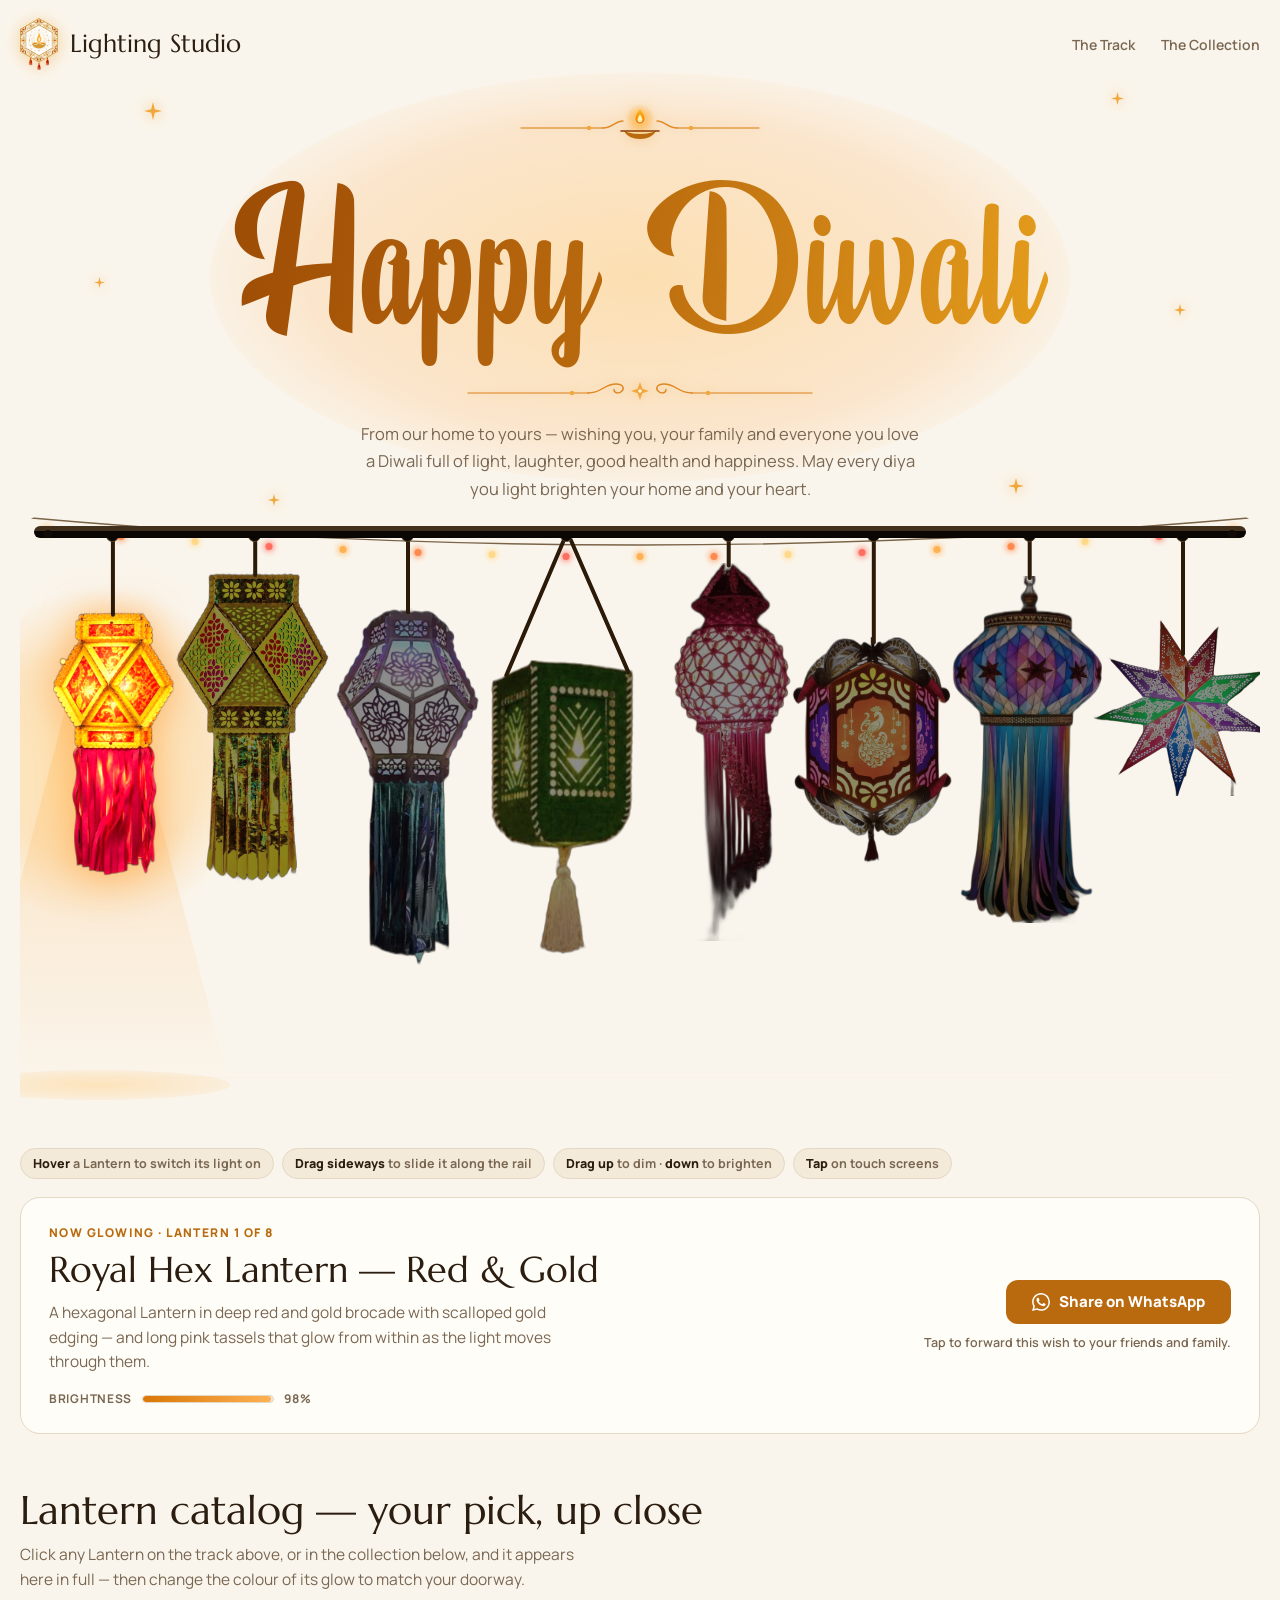
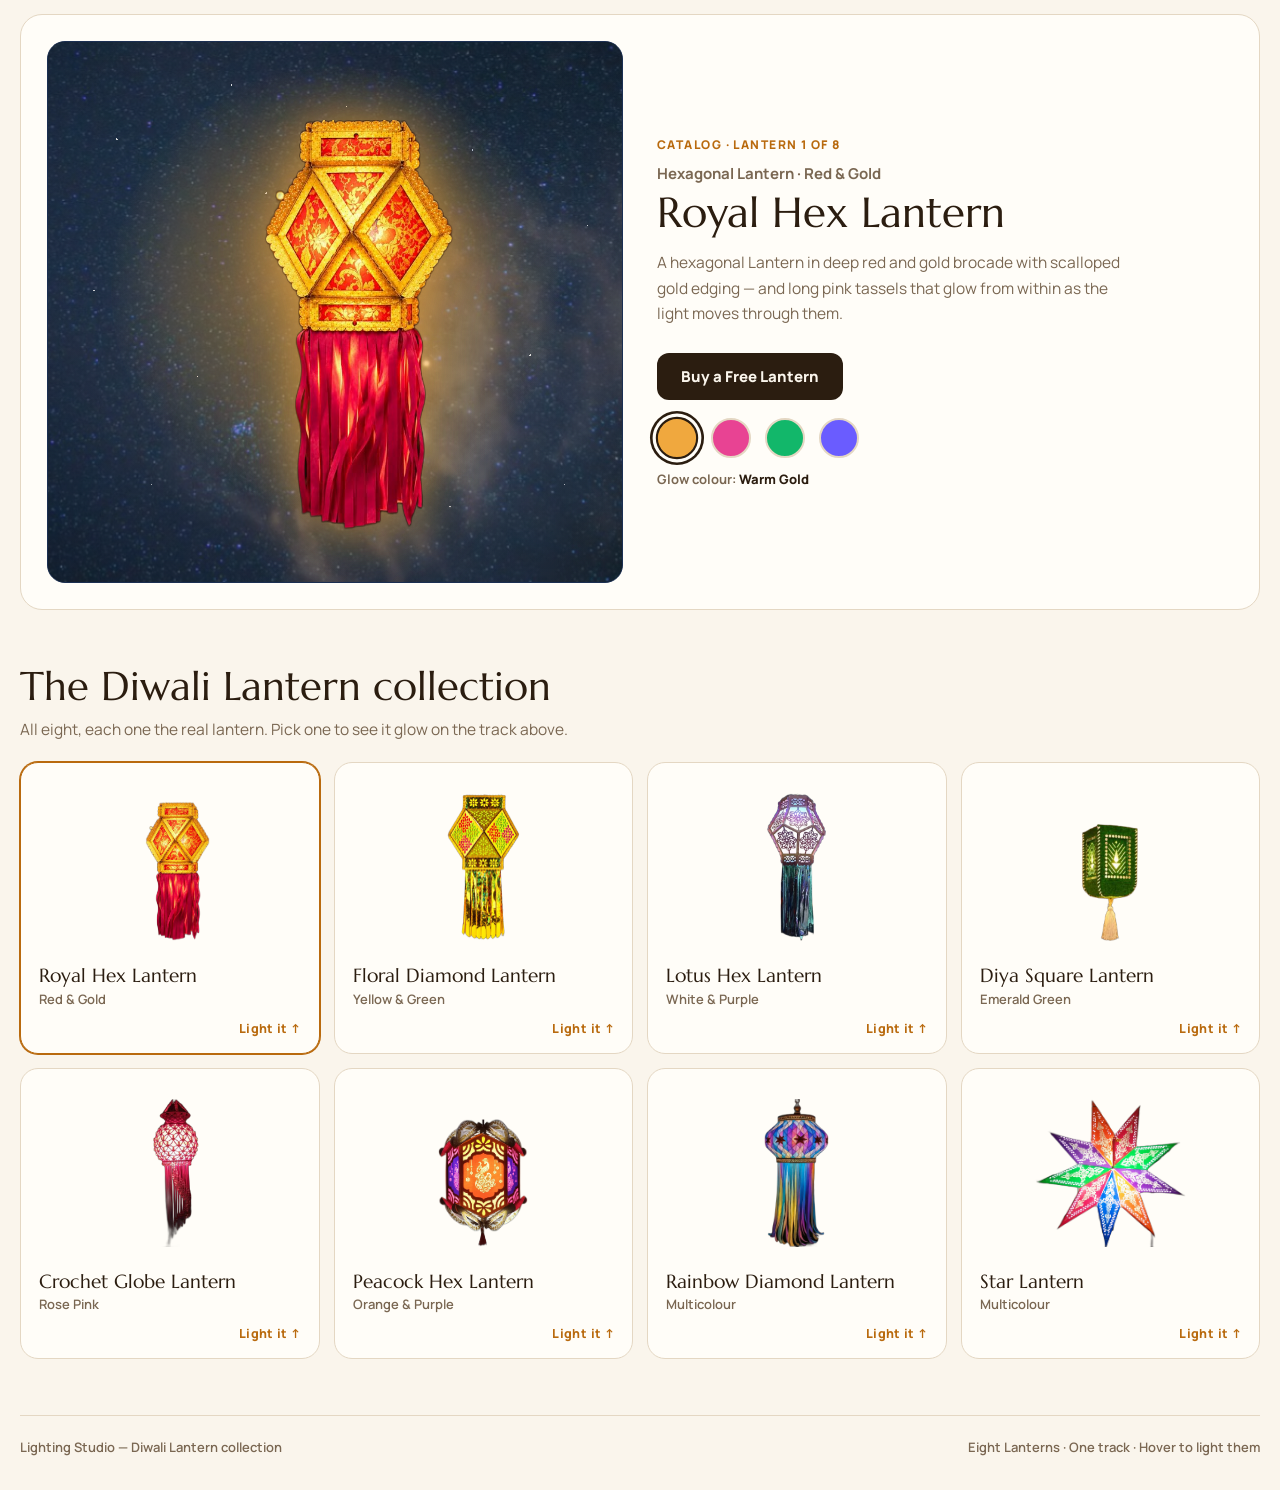
<file: index.html>
<!doctype html>
<html lang="en">
  <head>
    <meta charset="utf-8" />
    <meta name="viewport" content="width=device-width, initial-scale=1, viewport-fit=cover" />
    <meta name="color-scheme" content="light dark" />
    <link rel="icon" href="data:," />
    <title>Diwali Lantern Hero — Lighting Studio</title>
    <link rel="preconnect" href="https://fonts.googleapis.com" />
    <link rel="preconnect" href="https://fonts.gstatic.com" crossorigin />
    <link
      href="https://fonts.googleapis.com/css2?family=Marcellus&family=Manrope:wght@400;500;600;700;800&display=swap"
      rel="stylesheet"
    />
    <link rel="stylesheet" href="assets/css/style.css" />
  </head>
  <body>
    <div class="wrap">
      <header class="site">
        <a class="wordmark" href="#">
          <img src="assets/images/logo.png" alt="" aria-hidden="true" />
          Lighting Studio
        </a>
        <nav class="mainnav" aria-label="Main">
          <a href="#stage">The Track</a>
          <a href="#collection">The Collection</a>
        </nav>
      </header>

      <section class="greeting" aria-label="Happy Diwali greeting">
        <svg class="spark" style="left:10%;top:26px" width="18" height="18" viewBox="0 0 24 24" fill="currentColor" aria-hidden="true"><path d="M12 0l2.4 9.6L24 12l-9.6 2.4L12 24l-2.4-9.6L0 12l9.6-2.4z"/></svg>
        <svg class="spark" style="right:11%;top:16px;animation-delay:0.7s" width="13" height="13" viewBox="0 0 24 24" fill="currentColor" aria-hidden="true"><path d="M12 0l2.4 9.6L24 12l-9.6 2.4L12 24l-2.4-9.6L0 12l9.6-2.4z"/></svg>
        <svg class="spark" style="left:20%;bottom:8px;animation-delay:1.3s" width="12" height="12" viewBox="0 0 24 24" fill="currentColor" aria-hidden="true"><path d="M12 0l2.4 9.6L24 12l-9.6 2.4L12 24l-2.4-9.6L0 12l9.6-2.4z"/></svg>
        <svg class="spark" style="right:19%;bottom:20px;animation-delay:1.9s" width="16" height="16" viewBox="0 0 24 24" fill="currentColor" aria-hidden="true"><path d="M12 0l2.4 9.6L24 12l-9.6 2.4L12 24l-2.4-9.6L0 12l9.6-2.4z"/></svg>
        <svg class="spark" style="left:6%;top:46%;animation-delay:0.4s" width="11" height="11" viewBox="0 0 24 24" fill="currentColor" aria-hidden="true"><path d="M12 0l2.4 9.6L24 12l-9.6 2.4L12 24l-2.4-9.6L0 12l9.6-2.4z"/></svg>
        <svg class="spark" style="right:6%;top:52%;animation-delay:2.4s" width="12" height="12" viewBox="0 0 24 24" fill="currentColor" aria-hidden="true"><path d="M12 0l2.4 9.6L24 12l-9.6 2.4L12 24l-2.4-9.6L0 12l9.6-2.4z"/></svg>
        <div class="flourish flourish-top" aria-hidden="true">
          <svg width="250" height="34" viewBox="0 0 250 34" fill="none">
            <path d="M6 22 H88" stroke="currentColor" stroke-width="1.4" stroke-linecap="round" opacity="0.65"/>
            <path d="M162 22 H244" stroke="currentColor" stroke-width="1.4" stroke-linecap="round" opacity="0.65"/>
            <path d="M88 22 c10 0 12 -7 20 -7" stroke="currentColor" stroke-width="1.4" stroke-linecap="round" opacity="0.8"/>
            <path d="M162 22 c-10 0 -12 -7 -20 -7" stroke="currentColor" stroke-width="1.4" stroke-linecap="round" opacity="0.8"/>
            <circle cx="74" cy="22" r="2.2" fill="#f0a83e"/>
            <circle cx="176" cy="22" r="2.2" fill="#f0a83e"/>
            <defs>
              <radialGradient id="diyaHaloGrad" cx="50%" cy="50%" r="50%">
                <stop offset="0%" stop-color="#ffd97a" stop-opacity="0.95"/>
                <stop offset="45%" stop-color="#ffb84d" stop-opacity="0.55"/>
                <stop offset="100%" stop-color="#ffb84d" stop-opacity="0"/>
              </radialGradient>
              <linearGradient id="diyaFlameGrad" x1="0" y1="1" x2="0" y2="0">
                <stop offset="0%" stop-color="#f97316"/>
                <stop offset="55%" stop-color="#f59e0b"/>
                <stop offset="100%" stop-color="#fbbf24"/>
              </linearGradient>
            </defs>
            <circle class="diya-halo" cx="125" cy="13" r="15" fill="url(#diyaHaloGrad)"/>
            <g class="diya-flame">
              <path d="M125 3c3.2 4.4 4.6 7.2 4.6 10a4.6 4.6 0 1 1 -9.2 0c0-2.8 1.4-5.6 4.6-10z" fill="url(#diyaFlameGrad)"/>
              <path class="diya-flame-core" d="M125 8.6c1.7 2.3 2.4 3.8 2.4 5.3a2.4 2.4 0 1 1 -4.8 0c0-1.5 0.7-3 2.4-5.3z" fill="#fff3b0"/>
            </g>
            <path d="M109 25c2.8 5.2 8.6 8 16 8s13.2-2.8 16-8c-5 2-10.4 3-16 3s-11-1-16-3z" fill="#b96a0e"/>
            <path class="diya-shimmer" d="M111 25.6c4 1.5 8.8 2.3 14 2.3s10-0.8 14-2.3c-4.4 1.2-9.1 1.8-14 1.8s-9.6-0.6-14-1.8z" fill="#ffd97a" opacity="0.7"/>
            <path d="M106 25h38" stroke="#8f3d00" stroke-width="1.6" stroke-linecap="round"/>
          </svg>
        </div>
        <h1 class="greeting-title">Happy Diwali</h1>
        <div class="flourish flourish-bottom" aria-hidden="true">
          <svg width="360" height="30" viewBox="0 0 360 30" fill="none">
            <path d="M8 15 H128" stroke="currentColor" stroke-width="1.4" stroke-linecap="round" opacity="0.6"/>
            <path d="M232 15 H352" stroke="currentColor" stroke-width="1.4" stroke-linecap="round" opacity="0.6"/>
            <path d="M128 15c14 0 16-9 28-9 7 0 9 4.5 5.5 7.5C158.5 16 154 15 154 11.5" stroke="currentColor" stroke-width="1.4" stroke-linecap="round" opacity="0.85"/>
            <path d="M232 15c-14 0-16-9-28-9-7 0-9 4.5-5.5 7.5C201.5 16 206 15 206 11.5" stroke="currentColor" stroke-width="1.4" stroke-linecap="round" opacity="0.85"/>
            <circle cx="112" cy="15" r="2.2" fill="#f0a83e"/>
            <circle cx="248" cy="15" r="2.2" fill="#f0a83e"/>
            <path d="M180 4l2.3 6.7L189 13l-6.7 2.3L180 22l-2.3-6.7L171 13l6.7-2.3z" fill="#f0a83e"/>
            <circle cx="180" cy="13" r="1.7" fill="#fff7dd"/>
          </svg>
        </div>
        <p class="greeting-wish">From our home to yours — wishing you, your family and everyone you love a Diwali full of light, laughter, good health and happiness. May every diya you light brighten your home and your heart.</p>
      </section>

      <section class="stage-shell" id="stage" aria-label="Interactive Lantern track">
        <div class="stage" id="stageBox" role="group" aria-label="Eight lanterns on a track. Hover or tap a lantern to light it.">
          <div id="fairy" aria-hidden="true"></div>
          <div class="track" aria-hidden="true"></div>
          <div class="floor-line" aria-hidden="true"></div>
          <div id="lanterns"></div>
        </div>
      </section>

      <div class="gesture-hints" aria-hidden="true">
        <span><b>Hover</b> a Lantern to switch its light on</span>
        <span><b>Drag sideways</b> to slide it along the rail</span>
        <span><b>Drag up</b> to dim · <b>down</b> to brighten</span>
        <span><b>Tap</b> on touch screens</span>
      </div>

      <section class="info-panel" aria-live="polite">
        <div class="info-main">
          <div class="info-swap" id="infoSwap">
            <div class="info-kicker" id="infoKicker">Now glowing · Lantern 1 of 8</div>
            <h2 class="info-name" id="infoName">Royal Hex Lantern — Red &amp; Gold</h2>
            <p class="info-desc" id="infoDesc"></p>
          </div>
          <div class="bright-row">
            <span>Brightness</span>
            <div class="bright-track"><div class="bright-fill" id="brightFill"></div></div>
            <span id="brightPct">100%</span>
          </div>
        </div>
        <div class="info-side">
          <a class="shop-btn share-btn" id="shareWishBtn" href="#" target="_blank" rel="noopener">
            <svg width="18" height="18" viewBox="0 0 24 24" fill="currentColor" aria-hidden="true"><path d="M17.472 14.382c-.297-.149-1.758-.867-2.03-.967-.273-.099-.471-.148-.67.15-.197.297-.767.966-.94 1.164-.173.199-.347.223-.644.075-.297-.15-1.255-.463-2.39-1.475-.883-.788-1.48-1.761-1.653-2.059-.173-.297-.018-.458.13-.606.134-.133.298-.347.446-.52.149-.174.198-.298.298-.497.099-.198.05-.371-.025-.52-.075-.149-.669-1.612-.916-2.207-.242-.579-.487-.5-.669-.51-.173-.008-.371-.01-.57-.01-.198 0-.52.074-.792.372-.272.297-1.04 1.016-1.04 2.479 0 1.462 1.065 2.875 1.213 3.074.149.198 2.096 3.2 5.077 4.487.709.306 1.262.489 1.694.625.712.227 1.36.195 1.871.118.571-.085 1.758-.719 2.006-1.413.248-.694.248-1.289.173-1.413-.074-.124-.272-.198-.57-.347m-5.421 7.403h-.004a9.87 9.87 0 01-5.031-1.378l-.361-.214-3.741.982.998-3.648-.235-.374a9.86 9.86 0 01-1.51-5.26c.001-5.45 4.436-9.884 9.888-9.884 2.64 0 5.122 1.03 6.988 2.898a9.825 9.825 0 012.893 6.994c-.003 5.45-4.437 9.884-9.885 9.884m8.413-18.297A11.815 11.815 0 0012.05 0C5.495 0 .16 5.335.157 11.892c0 2.096.547 4.142 1.588 5.945L.057 24l6.305-1.654a11.882 11.882 0 005.683 1.448h.005c6.554 0 11.89-5.335 11.893-11.893a11.821 11.821 0 00-3.48-8.413z"/></svg>
            Share on WhatsApp
          </a>
          <span class="info-note">Tap to forward this wish to your friends and family.</span>
        </div>
      </section>

      <section id="catalog" aria-label="Lantern catalog detail">
        <div class="catalog-head">
          <h2>Lantern catalog — your pick, up close</h2>
          <p>Click any Lantern on the track above, or in the collection below, and it appears here in full — then change the colour of its glow to match your doorway.</p>
        </div>
        <div class="catalog-panel">
          <div class="catalog-media" id="catalogMedia">
            <div class="catalog-night" aria-hidden="true"></div>
            <div class="catalog-stars" aria-hidden="true"></div>
            <div class="catalog-shimmer" aria-hidden="true"></div>
            <div class="catalog-glow" id="catalogGlow" aria-hidden="true"></div>
            <img id="catalogImg" src="assets/images/lanterns/lantern-1.png" alt="Red and gold hexagonal Lantern with pink tassels" />
          </div>
          <div class="catalog-info">
            <div class="catalog-swap" id="catalogSwap">
              <div class="catalog-kicker" id="catalogKicker">Catalog · Lantern 1 of 8</div>
              <div class="catalog-title" id="catalogTitle">Hexagonal Lantern · Red &amp; Gold</div>
              <h3 class="catalog-name" id="catalogName">Royal Hex Lantern</h3>
              <p class="catalog-desc" id="catalogDesc"></p>
            </div>
            <button type="button" class="color-btn" id="colorCycleBtn">Buy a Free Lantern</button>
            <div class="swatches" role="group" aria-label="Choose the glow colour of this Lantern">
              <button type="button" class="swatch active" data-color="0" style="background:#f0a83e" aria-label="Warm Gold glow" aria-pressed="true"></button>
              <button type="button" class="swatch" data-color="1" style="background:#e84393" aria-label="Rose Pink glow" aria-pressed="false"></button>
              <button type="button" class="swatch" data-color="2" style="background:#12b76a" aria-label="Emerald Green glow" aria-pressed="false"></button>
              <button type="button" class="swatch" data-color="3" style="background:#6a5cff" aria-label="Royal Violet glow" aria-pressed="false"></button>
            </div>
            <div class="glow-name">Glow colour: <b id="glowName">Warm Gold</b></div>
          </div>
        </div>
      </section>

      <section id="collection">
        <div class="collection-head">
          <h2>The Diwali Lantern collection</h2>
          <p>All eight, each one the real lantern. Pick one to see it glow on the track above.</p>
        </div>
        <div class="grid" id="grid"></div>
      </section>

      <footer class="site">
        <span>Lighting Studio — Diwali Lantern collection</span>
        <span>Eight Lanterns · One track · Hover to light them</span>
      </footer>
    </div>

    <div class="video-overlay" id="videoOverlay" role="dialog" aria-modal="true" aria-label="Happy Diwali celebration video" hidden>
      <div class="video-shell">
        <button type="button" class="video-close" id="videoClose" aria-label="Close celebration video">✕</button>
        <div class="video-loader" id="videoLoader" aria-hidden="true"></div>
        <video id="celebrationVideo" preload="metadata" playsinline controls>
          <source src="assets/videos/celebration.mp4" type="video/mp4" />
          Your browser does not support HTML5 video.
        </video>
        <div class="video-cap">Happy Diwali — your free Lantern celebration</div>
      </div>
    </div>

    <script src="assets/js/main.js" defer></script>
  </body>
</html>
</file>
<file: assets/css/style.css>
@font-face {
        font-family: "Beauty Mountains";
        src: url("../fonts/BeautyMountains.woff") format("woff");
        font-weight: 400;
        font-style: normal;
        font-display: swap;
      }
      :root {
        --bg: #faf5ec;
        --bg-soft: #f3ead9;
        --ink: #2b1d10;
        --muted: #7a6752;
        --card: #fffdf8;
        --line: #e4d7c3;
        --accent: #b96a0e;
        --accent-ink: #ffffff;
        --accent-soft: #f7e3c2;
        --stage-edge: #241708;
        color-scheme: light dark;
      }
      @media (prefers-color-scheme: dark) {
        :root {
          --bg: #161009;
          --bg-soft: #1e150b;
          --ink: #f4e8d5;
          --muted: #b49b78;
          --card: #211809;
          --line: #3a2a16;
          --accent: #f0a83e;
          --accent-ink: #241300;
          --accent-soft: #33240e;
          --stage-edge: #000000;
        }
      }

      html { scroll-behavior: smooth; }
      body {
        margin: 0;
        background: var(--bg);
        color: var(--ink);
        font-family: "Manrope", system-ui, -apple-system, sans-serif;
        -webkit-font-smoothing: antialiased;
      }
      h1, h2, h3, p { margin: 0; }
      a { color: inherit; }
      button { font-family: inherit; }

      .wrap { max-width: 1240px; margin: 0 auto; padding: 0 20px; }

      /* ---------- Header ---------- */
      header.site {
        display: flex;
        align-items: center;
        justify-content: space-between;
        gap: 16px;
        padding: 18px 0 6px;
      }
      .wordmark {
        font-family: "Marcellus", serif;
        font-size: 25px;
        font-weight: 400;
        line-height: 1.2;
        letter-spacing: 0;
        text-decoration: none;
        display: flex;
        align-items: center;
        gap: 12px;
      }
      .wordmark img {
        height: 52px;
        width: auto;
        flex: none;
        filter: drop-shadow(0 2px 8px rgba(240, 168, 62, 0.45));
      }
      nav.mainnav { display: flex; gap: 26px; }
      nav.mainnav a {
        text-decoration: none;
        font-size: 14px;
        font-weight: 600;
        color: var(--muted);
      }
      nav.mainnav a:hover { color: var(--ink); }
      @media (max-width: 560px) { nav.mainnav { display: none; } }

      /* ---------- Diwali greeting ---------- */
      .greeting {
        position: relative;
        text-align: center;
        padding: 30px 16px 12px;
      }
      .greeting::before {
        content: "";
        position: absolute;
        left: 50%;
        top: 46%;
        width: min(860px, 98%);
        aspect-ratio: 2.1;
        transform: translate(-50%, -50%);
        border-radius: 50%;
        background: radial-gradient(ellipse at center, rgba(255, 196, 107, 0.46) 0%, rgba(255, 170, 80, 0.2) 55%, rgba(255, 170, 80, 0) 76%);
        pointer-events: none;
      }
      .greeting-title {
        position: relative;
        font-family: "Beauty Mountains", "Marcellus", serif;
        font-weight: 400;
        font-size: clamp(72px, 15.5vw, 172px);
        line-height: 1.28;
        padding: 0.04em 0.14em 0.1em;
        color: var(--accent);
        background: linear-gradient(100deg, #8f3d00 0%, #b96a0e 22%, #eda71f 42%, #fff0a6 50%, #eda71f 58%, #b96a0e 78%, #8f3d00 100%);
        background-size: 220% auto;
        -webkit-background-clip: text;
        background-clip: text;
        -webkit-text-fill-color: transparent;
        animation: greetingShimmer 6s linear infinite, greetingGlow 3.6s ease-in-out infinite alternate;
      }
      @media (prefers-color-scheme: dark) {
        .greeting-title {
          background-image: linear-gradient(100deg, #d97706 0%, #f0a83e 22%, #ffc94d 42%, #fff3b0 50%, #ffc94d 58%, #f0a83e 78%, #d97706 100%);
          -webkit-background-clip: text;
          background-clip: text;
        }
      }
      @keyframes greetingShimmer {
        from { background-position: 0% center; }
        to { background-position: 220% center; }
      }
      @keyframes greetingGlow {
        from { filter: drop-shadow(0 0 12px rgba(255, 178, 84, 0.45)) drop-shadow(0 3px 18px rgba(255, 150, 50, 0.22)); }
        to { filter: drop-shadow(0 0 26px rgba(255, 186, 84, 0.75)) drop-shadow(0 3px 26px rgba(255, 150, 50, 0.38)); }
      }
      .flourish {
        position: relative;
        display: flex;
        justify-content: center;
        pointer-events: none;
        color: #d97706;
      }
      .flourish svg {
        display: block;
        overflow: visible;
        max-width: 88%;
        height: auto;
        filter: drop-shadow(0 0 6px rgba(240, 168, 62, 0.55));
      }
      .flourish-top { margin-bottom: -2px; }
      .flourish-bottom { margin-top: -4px; }
      /* ---------- Lit diya in the top flourish ---------- */
      .diya-flame {
        transform-box: fill-box;
        transform-origin: 50% 92%;
        animation: diyaFlicker 2.4s ease-in-out infinite;
      }
      .diya-flame-core {
        transform-box: fill-box;
        transform-origin: 50% 95%;
        animation: diyaCore 1.7s ease-in-out infinite;
      }
      .diya-halo {
        transform-box: fill-box;
        transform-origin: center;
        animation: diyaHalo 2.4s ease-in-out infinite;
      }
      .diya-shimmer {
        animation: diyaShimmer 2.4s ease-in-out infinite;
      }
      @keyframes diyaFlicker {
        0%, 100% { transform: rotate(-2.4deg) scale(1, 1); }
        14% { transform: rotate(1.8deg) skewX(-2.5deg) scale(0.94, 1.1); }
        29% { transform: rotate(-1.2deg) skewX(1.5deg) scale(1.03, 0.93); }
        44% { transform: rotate(2.8deg) skewX(-3deg) scale(0.92, 1.13); }
        58% { transform: rotate(-3deg) skewX(2deg) scale(1.05, 0.9); }
        72% { transform: rotate(1.4deg) skewX(-1deg) scale(0.97, 1.06); }
        86% { transform: rotate(-1.8deg) skewX(2.5deg) scale(1.02, 0.96); }
      }
      @keyframes diyaCore {
        0%, 100% { transform: scale(1); opacity: 0.95; }
        35% { transform: scale(0.9, 1.08); opacity: 1; }
        65% { transform: scale(1.08, 0.92); opacity: 0.9; }
      }
      @keyframes diyaHalo {
        0%, 100% { transform: scale(0.82); opacity: 0.5; }
        22% { transform: scale(1.05); opacity: 0.78; }
        45% { transform: scale(0.9); opacity: 0.6; }
        68% { transform: scale(1.12); opacity: 0.85; }
        84% { transform: scale(0.95); opacity: 0.66; }
      }
      @keyframes diyaShimmer {
        0%, 100% { opacity: 0.45; }
        30% { opacity: 0.95; }
        55% { opacity: 0.55; }
        78% { opacity: 1; }
      }
      @media (prefers-reduced-motion: reduce) {
        .diya-flame, .diya-flame-core, .diya-halo, .diya-shimmer { animation: none; }
      }
      @media (max-width: 560px) {
        .greeting-title { font-size: clamp(64px, 19vw, 96px); }
        .flourish-bottom { margin-top: 0; }
      }
      .greeting-wish {
        position: relative;
        margin: 12px auto 0;
        max-width: 56ch;
        font-size: 16.5px;
        line-height: 1.65;
        color: var(--muted);
      }
      .spark {
        position: absolute;
        color: #f0a83e;
        pointer-events: none;
        animation: twinkle 2.8s ease-in-out infinite;
        filter: drop-shadow(0 0 7px rgba(240, 168, 62, 0.85));
        z-index: 1;
      }
      /* ---------- Stage ---------- */
      .stage-shell {
        position: relative;
        border-radius: 26px;
        overflow: hidden;
        background: transparent;
        border: none;
        box-shadow: none;
      }
      .stage-shell::after {
        content: "";
        position: absolute;
        inset: 0;
        pointer-events: none;
        background: transparent;
      }
      .stage {
        position: relative;
        aspect-ratio: 1200 / 600;
      }
      @media (max-width: 640px) {
        .stage { aspect-ratio: 1200 / 800; }
      }
      .track {
        position: absolute;
        top: 12px;
        left: 14px;
        right: 14px;
        height: 12px;
        border-radius: 6px;
        background: linear-gradient(#43301c 0 5px, #0a0603 5px);
        z-index: 3;
      }
      .track::before, .track::after {
        content: "";
        position: absolute;
        top: 4px;
        width: 8px;
        height: 8px;
        border-radius: 50%;
        background: #120b05;
      }
      .track::before { left: 10px; }
      .track::after { right: 10px; }
      .floor-line {
        position: absolute;
        left: 30px;
        right: 30px;
        bottom: 9%;
        height: 1.5px;
        background: rgba(255, 207, 135, 0.10);
      }
      .fairy-bulb {
        position: absolute;
        width: 7px;
        height: 7px;
        border-radius: 50%;
        transform: translate(-50%, 0);
        animation: twinkle 2.6s ease-in-out infinite;
        z-index: 1;
      }
      @keyframes twinkle {
        0%, 100% { opacity: 0.45; }
        50% { opacity: 1; }
      }

      /* ---------- Lanterns ---------- */
      .lantern {
        --b: 0;
        position: absolute;
        top: 0;
        bottom: 0;
        width: 13%;
        transform: translateX(-50%);
        background: none;
        border: 0;
        padding: 0;
        margin: 0;
        cursor: pointer;
        z-index: 2;
        -webkit-tap-highlight-color: transparent;
        touch-action: none;
      }
      .lantern:focus { outline: none; }
      .lantern:focus-visible .k-ring { opacity: 1; }
      .k-swing { position: absolute; inset: 0; transform-origin: 50% 18px; }
      .k-sway {
        position: absolute;
        inset: 0;
        transform-origin: 50% 18px;
        animation: sway 5.2s ease-in-out infinite alternate;
      }
      @keyframes sway {
        from { transform: rotate(-1.1deg); }
        to { transform: rotate(1.1deg); }
      }
      .k-ropes {
        position: absolute;
        inset: 0;
        width: 100%;
        height: 100%;
        z-index: 1;
        pointer-events: none;
        overflow: visible;
      }
      .k-ropes line {
        stroke: #2b1a08;
        stroke-width: 4px;
        stroke-linecap: round;
      }
      .k-mount {
        position: absolute;
        top: 15px;
        left: 50%;
        width: 11px;
        height: 11px;
        transform: translateX(-50%);
        border-radius: 50%;
        background: #0d0805;
        border: 1.5px solid #57432a;
        z-index: 2;
      }
      .k-halo {
        position: absolute;
        left: 50%;
        width: 210%;
        aspect-ratio: 1;
        transform: translate(-50%, -50%);
        border-radius: 50%;
        background: radial-gradient(circle, rgba(255, 226, 168, 0.95) 0%, rgba(255, 196, 107, 0.38) 45%, rgba(255, 196, 107, 0) 70%);
        opacity: 0;
        pointer-events: none;
      }
      .k-beam {
        position: absolute;
        left: 50%;
        width: 165%;
        transform: translateX(-50%);
        clip-path: polygon(38% 0, 62% 0, 100% 100%, 0 100%);
        background: linear-gradient(rgba(255, 196, 107, 0.5), rgba(255, 177, 84, 0.16) 55%, rgba(255, 177, 84, 0));
        opacity: 0;
        pointer-events: none;
      }
      .k-pool {
        position: absolute;
        bottom: 5.5%;
        left: 50%;
        width: 165%;
        height: 30px;
        transform: translateX(-50%);
        border-radius: 50%;
        background: radial-gradient(ellipse at center, rgba(255, 210, 138, 0.65) 0%, rgba(255, 190, 98, 0.22) 55%, rgba(255, 190, 98, 0) 100%);
        opacity: 0;
        pointer-events: none;
      }
      .lantern img {
        position: absolute;
        left: 50%;
        transform: translateX(-50%);
        height: auto;
        filter: brightness(calc(0.55 + var(--b) * 0.62)) saturate(calc(0.82 + var(--b) * 0.3));
        transition: filter 0.25s ease;
        user-select: none;
        -webkit-user-drag: none;
        pointer-events: none;
      }
      .lantern.lit img {
        filter: brightness(calc(0.55 + var(--b) * 0.62)) saturate(calc(0.82 + var(--b) * 0.3))
          drop-shadow(0 0 16px rgba(255, 176, 84, 0.55)) drop-shadow(0 6px 22px rgba(255, 140, 40, 0.3));
      }
      .lantern.lit .k-halo { animation: blinkGlow 1.15s ease-in-out infinite; }
      .lantern.lit .k-beam { animation: blinkBeam 1.15s ease-in-out infinite; }
      .lantern.lit .k-pool { animation: blinkGlow 1.15s ease-in-out infinite; }
      .lantern.lit .k-imgwrap { animation: blinkImg 1.15s ease-in-out infinite; }
      @keyframes blinkGlow {
        0%, 100% { opacity: calc(var(--b) * 0.95); }
        50% { opacity: calc(var(--b) * 0.4); }
      }
      @keyframes blinkBeam {
        0%, 100% { opacity: calc(var(--b) * 0.85); }
        50% { opacity: calc(var(--b) * 0.35); }
      }
      @keyframes blinkImg {
        0%, 100% { filter: brightness(1); }
        50% { filter: brightness(0.86); }
      }
      .k-imgwrap {
        position: absolute;
        left: 50%;
        transform: translateX(-50%);
        pointer-events: none;
      }
      .k-imgwrap img { position: static; transform: none; width: 100%; }
      .k-ring {
        position: absolute;
        left: 50%;
        transform: translate(-50%, -50%);
        width: 118%;
        aspect-ratio: 1;
        border-radius: 50%;
        border: 1.6px dashed #f0a83e;
        opacity: 0;
        transition: opacity 0.2s;
        pointer-events: none;
      }
      .lantern:hover .k-ring { opacity: 0.55; }

      .gesture-hints {
        display: flex;
        flex-wrap: wrap;
        gap: 8px;
        margin-top: 14px;
      }
      .gesture-hints span {
        font-size: 12.5px;
        font-weight: 700;
        color: var(--muted);
        background: var(--bg-soft);
        border: 1px solid var(--line);
        padding: 6px 12px;
        border-radius: 999px;
      }
      .gesture-hints b { color: var(--ink); font-weight: 800; }

      /* ---------- Info panel ---------- */
      .info-panel {
        margin-top: 18px;
        background: var(--card);
        border: 1px solid var(--line);
        border-radius: 20px;
        padding: 26px 28px;
        display: flex;
        gap: 28px;
        align-items: center;
        justify-content: space-between;
        flex-wrap: wrap;
      }
      .info-main { min-width: 260px; flex: 1 1 420px; }
      .info-swap { animation: rise 0.45s cubic-bezier(0.22, 0.9, 0.3, 1); }
      @keyframes rise {
        from { opacity: 0; transform: translateY(10px); }
        to { opacity: 1; transform: translateY(0); }
      }
      .info-kicker {
        font-size: 12px;
        font-weight: 800;
        letter-spacing: 0.12em;
        text-transform: uppercase;
        color: var(--accent);
      }
      .info-name {
        font-family: "Marcellus", serif;
        font-weight: 400;
        font-size: clamp(27px, 3.6vw, 36px);
        line-height: 1.25;
        margin-top: 6px;
      }
      .info-desc {
        margin-top: 8px;
        color: var(--muted);
        font-size: 15.5px;
        line-height: 1.6;
        max-width: 56ch;
      }
      .bright-row {
        display: flex;
        align-items: center;
        gap: 10px;
        margin-top: 16px;
        font-size: 12px;
        font-weight: 700;
        letter-spacing: 0.06em;
        text-transform: uppercase;
        color: var(--muted);
      }
      .bright-track {
        width: 130px;
        height: 6px;
        border-radius: 99px;
        background: var(--bg-soft);
        border: 1px solid var(--line);
        overflow: hidden;
      }
      .bright-fill {
        height: 100%;
        width: 100%;
        border-radius: 99px;
        background: linear-gradient(90deg, #d97706, #ffb154);
        transition: width 0.15s linear;
      }
      .info-side {
        display: flex;
        flex-direction: column;
        align-items: flex-end;
        gap: 10px;
        flex: 0 0 auto;
      }
      .shop-btn {
        display: inline-block;
        background: var(--accent);
        color: var(--accent-ink);
        font-weight: 800;
        font-size: 15px;
        text-decoration: none;
        padding: 13px 26px;
        border-radius: 12px;
        transition: transform 0.15s ease, filter 0.15s ease;
      }
      .shop-btn:hover { filter: brightness(1.08); transform: translateY(-1px); }
      .shop-btn:active { transform: translateY(0); }
      .share-btn {
        border: 0;
        cursor: pointer;
        display: inline-flex;
        align-items: center;
        gap: 9px;
        font-family: inherit;
        line-height: 1.2;
        text-align: center;
      }
      .share-btn svg { flex: none; }
      .share-btn:focus-visible { outline: 2px solid var(--accent); outline-offset: 3px; }
      .info-note { font-size: 12.5px; color: var(--muted); font-weight: 600; }
      @media (max-width: 640px) {
        .info-panel { padding: 22px; }
        .info-side { align-items: flex-start; }
      }

      /* ---------- Perks ---------- */
      .perks {
        display: grid;
        grid-template-columns: repeat(3, 1fr);
        gap: 14px;
        margin-top: 26px;
      }
      .perk {
        display: flex;
        gap: 13px;
        align-items: flex-start;
        background: var(--card);
        border: 1px solid var(--line);
        border-radius: 16px;
        padding: 18px;
      }
      .perk svg { flex: none; margin-top: 2px; }
      .perk h3 { font-size: 15px; font-weight: 800; margin: 0 0 4px; }
      .perk p { font-size: 13.5px; line-height: 1.55; color: var(--muted); }
      @media (max-width: 760px) { .perks { grid-template-columns: 1fr; } }

      /* ---------- Collection ---------- */
      .collection-head { margin: 52px 0 6px; }
      .collection-head h2 {
        font-family: "Marcellus", serif;
        font-weight: 400;
        font-size: clamp(30px, 4.2vw, 40px);
        line-height: 1.2;
      }
      .collection-head p { color: var(--muted); margin-top: 8px; font-size: 15.5px; }
      .grid {
        display: grid;
        grid-template-columns: repeat(4, 1fr);
        gap: 14px;
        margin-top: 22px;
      }
      @media (max-width: 900px) { .grid { grid-template-columns: repeat(2, 1fr); } }
      .card {
        text-align: left;
        background: var(--card);
        border: 1px solid var(--line);
        border-radius: 18px;
        padding: 18px 18px 16px;
        cursor: pointer;
        color: var(--ink);
        transition: border-color 0.2s, transform 0.2s;
        width: 100%;
      }
      .card:hover { border-color: var(--accent); transform: translateY(-2px); }
      .card.active { border-color: var(--accent); box-shadow: 0 0 0 1px var(--accent); }
      .card .thumb {
        background: transparent;
        border-radius: 12px;
        display: flex;
        justify-content: center;
        align-items: flex-start;
        padding: 12px 8px 8px;
        margin-bottom: 14px;
        height: 148px;
      }
      .card .thumb img {
        max-height: 100%;
        max-width: 92%;
        width: auto;
        object-fit: contain;
      }
      .card h3 {
        font-family: "Marcellus", serif;
        font-size: 19px;
        font-weight: 400;
        line-height: 1.3;
        margin: 0;
      }
      .card .finish { font-size: 13px; color: var(--muted); font-weight: 600; margin-top: 2px; }
      .card .row {
        display: flex;
        justify-content: flex-end;
        align-items: center;
        margin-top: 12px;
      }
      .card .try { font-size: 12.5px; font-weight: 800; color: var(--accent); letter-spacing: 0.03em; }

      /* ---------- Catalog detail (Section 2) ---------- */
      .catalog-head { margin: 52px 0 6px; }
      .catalog-head h2 {
        font-family: "Marcellus", serif;
        font-weight: 400;
        font-size: clamp(30px, 4.2vw, 40px);
        line-height: 1.2;
      }
      .catalog-head p { color: var(--muted); margin-top: 8px; font-size: 15.5px; max-width: 62ch; line-height: 1.6; }
      .catalog-panel {
        margin-top: 22px;
        background: var(--card);
        border: 1px solid var(--line);
        border-radius: 22px;
        padding: 26px;
        display: grid;
        grid-template-columns: 1fr 1fr;
        gap: 34px;
        align-items: stretch;
      }
      .catalog-media {
        --glow: #f0a83e;
        position: relative;
        border: 1px solid #1b2f52;
        border-radius: 18px;
        background: #0a162e;
        min-height: 480px;
        display: flex;
        align-items: center;
        justify-content: center;
        overflow: hidden;
        padding: 30px 20px;
        isolation: isolate;
      }
      .catalog-night {
        position: absolute;
        inset: -7%;
        z-index: 0;
        background: url("../images/night-sky.png") center / cover no-repeat;
        animation: nightDrift 28s ease-in-out infinite alternate;
        will-change: transform;
        pointer-events: none;
      }
      @keyframes nightDrift {
        from { transform: scale(1.04) translate(0, 0); }
        to { transform: scale(1.15) translate(-1.6%, -2.2%); }
      }
      .catalog-stars {
        position: absolute;
        inset: 0;
        z-index: 1;
        pointer-events: none;
        background-image:
          radial-gradient(1.6px 1.6px at 12% 18%, rgba(255,255,255,0.95) 50%, transparent 52%),
          radial-gradient(1.2px 1.2px at 26% 62%, rgba(255,255,255,0.85) 50%, transparent 52%),
          radial-gradient(1.8px 1.8px at 38% 28%, rgba(210,228,255,0.95) 50%, transparent 52%),
          radial-gradient(1.1px 1.1px at 52% 12%, rgba(255,255,255,0.8) 50%, transparent 52%),
          radial-gradient(1.5px 1.5px at 64% 44%, rgba(255,255,255,0.9) 50%, transparent 52%),
          radial-gradient(1.2px 1.2px at 74% 20%, rgba(200,222,255,0.85) 50%, transparent 52%),
          radial-gradient(1.7px 1.7px at 84% 58%, rgba(255,255,255,0.95) 50%, transparent 52%),
          radial-gradient(1.1px 1.1px at 18% 82%, rgba(255,255,255,0.75) 50%, transparent 52%),
          radial-gradient(1.4px 1.4px at 46% 78%, rgba(220,235,255,0.9) 50%, transparent 52%),
          radial-gradient(1.3px 1.3px at 90% 82%, rgba(255,255,255,0.85) 50%, transparent 52%);
        animation: starTwinkle 3.4s ease-in-out infinite;
      }
      .catalog-stars::after {
        content: "";
        position: absolute;
        inset: 0;
        background-image:
          radial-gradient(1.2px 1.2px at 8% 46%, rgba(255,255,255,0.9) 50%, transparent 52%),
          radial-gradient(1.5px 1.5px at 32% 8%, rgba(255,255,255,0.85) 50%, transparent 52%),
          radial-gradient(1.1px 1.1px at 58% 68%, rgba(205,228,255,0.9) 50%, transparent 52%),
          radial-gradient(1.6px 1.6px at 70% 86%, rgba(255,255,255,0.8) 50%, transparent 52%),
          radial-gradient(1.2px 1.2px at 94% 34%, rgba(255,255,255,0.9) 50%, transparent 52%);
        animation: starTwinkle 4.6s ease-in-out infinite reverse;
      }
      @keyframes starTwinkle {
        0%, 100% { opacity: 0.35; }
        50% { opacity: 1; }
      }
      .catalog-shimmer {
        position: absolute;
        inset: 0;
        z-index: 1;
        pointer-events: none;
        background: linear-gradient(115deg, transparent 30%, rgba(160,195,255,0.10) 48%, rgba(255,255,255,0.06) 52%, transparent 68%);
        background-size: 220% 100%;
        animation: nightShimmer 9s ease-in-out infinite;
      }
      @keyframes nightShimmer {
        0% { background-position: 120% 0; }
        55%, 100% { background-position: -40% 0; }
      }
      .catalog-media::after {
        content: "";
        position: absolute;
        inset: 0;
        z-index: 2;
        pointer-events: none;
        background: radial-gradient(ellipse at 50% 42%, transparent 42%, rgba(3,8,22,0.38) 100%);
      }
      .catalog-glow {
        position: absolute;
        left: 50%;
        top: 46%;
        width: 78%;
        aspect-ratio: 1;
        transform: translate(-50%, -50%);
        border-radius: 50%;
        pointer-events: none;
        transition: background 0.35s ease;
        z-index: 3;
        animation: catalogGlowPulse 3.2s ease-in-out infinite;
      }
      @keyframes catalogGlowPulse {
        0%, 100% { opacity: 0.88; }
        50% { opacity: 1; }
      }
      .catalog-media img {
        position: relative;
        z-index: 4;
        max-height: 440px;
        max-width: 84%;
        width: auto;
        object-fit: contain;
        transition: filter 0.35s ease;
        animation: catalogFloat 6s ease-in-out infinite;
      }
      @keyframes catalogFloat {
        0%, 100% { transform: translateY(-5px) rotate(-0.4deg); }
        50% { transform: translateY(6px) rotate(0.4deg); }
      }
      .catalog-swap { animation: rise 0.45s cubic-bezier(0.22, 0.9, 0.3, 1); }
      .catalog-info { display: flex; flex-direction: column; justify-content: center; }
      .catalog-kicker {
        font-size: 12px;
        font-weight: 800;
        letter-spacing: 0.12em;
        text-transform: uppercase;
        color: var(--accent);
      }
      .catalog-title {
        margin-top: 10px;
        font-size: 15px;
        font-weight: 700;
        color: var(--muted);
      }
      .catalog-name {
        font-family: "Marcellus", serif;
        font-weight: 400;
        font-size: clamp(30px, 4.4vw, 42px);
        line-height: 1.2;
        margin-top: 4px;
      }
      .catalog-desc {
        margin-top: 12px;
        color: var(--muted);
        font-size: 15.5px;
        line-height: 1.65;
        max-width: 52ch;
      }
      .color-btn {
        margin-top: 26px;
        align-self: flex-start;
        background: var(--ink);
        color: var(--bg);
        font-weight: 800;
        font-size: 15px;
        border: 0;
        padding: 13px 24px;
        border-radius: 12px;
        cursor: pointer;
        transition: transform 0.15s ease, filter 0.15s ease;
      }
      .color-btn:hover { filter: brightness(1.12); transform: translateY(-1px); }
      .color-btn:active { transform: translateY(0); }
      .swatches {
        display: flex;
        align-items: center;
        gap: 14px;
        margin-top: 18px;
      }
      .swatch {
        width: 40px;
        height: 40px;
        border-radius: 50%;
        border: 2px solid var(--line);
        cursor: pointer;
        padding: 0;
        transition: transform 0.15s ease, box-shadow 0.15s ease, border-color 0.15s ease;
      }
      .swatch:hover { transform: scale(1.1); }
      .swatch.active {
        border-color: var(--ink);
        box-shadow: 0 0 0 3px var(--card), 0 0 0 5.5px var(--ink);
        transform: scale(1.06);
      }
      .swatch:focus-visible, .color-btn:focus-visible { outline: 2px solid var(--accent); outline-offset: 3px; }
      .glow-name {
        margin-top: 12px;
        font-size: 13px;
        font-weight: 700;
        color: var(--muted);
      }
      .glow-name b { color: var(--ink); font-weight: 800; }
      @media (max-width: 760px) {
        .catalog-panel { grid-template-columns: 1fr; padding: 20px; gap: 24px; }
        .catalog-media { min-height: 360px; }
        .catalog-media img { max-height: 320px; }
      }

      /* ---------- Celebration video overlay ---------- */
      .video-overlay {
        position: fixed;
        inset: 0;
        z-index: 100;
        display: none;
        align-items: center;
        justify-content: center;
        background: rgba(8, 4, 1, 0.92);
        padding: 20px;
      }
      .video-overlay.open { display: flex; }
      .video-shell {
        position: relative;
        width: min(100%, 1060px);
        animation: rise 0.4s cubic-bezier(0.22, 0.9, 0.3, 1);
      }
      
      .video-loader {
        position: absolute;
        top: calc(50% - 15px);
        left: 50%;
        transform: translate(-50%, -50%);
        width: 44px;
        height: 44px;
        border: 3.5px solid rgba(255, 190, 98, 0.22);
        border-top-color: #f0a83e;
        border-radius: 50%;
        animation: spin 0.75s linear infinite;
        pointer-events: none;
        transition: opacity 0.25s ease;
        z-index: 1;
      }
      .video-loader.hidden { opacity: 0; }
      @keyframes spin {
        to { transform: translate(-50%, -50%) rotate(360deg); }
      }

      .video-shell video {
        display: block;
        width: 100%;
        max-height: calc(100vh - 90px);
        max-height: calc(100dvh - 90px);
        border-radius: 14px;
        background: #000;
        box-shadow: 0 24px 70px rgba(0, 0, 0, 0.65), 0 0 0 1px rgba(255, 190, 98, 0.28);
      }
      .video-close {
        position: absolute;
        top: -14px;
        right: -14px;
        width: 44px;
        height: 44px;
        border-radius: 50%;
        border: 1.5px solid rgba(255, 225, 175, 0.55);
        background: #2b1a08;
        color: #ffe9c4;
        font-size: 20px;
        line-height: 1;
        cursor: pointer;
        display: flex;
        align-items: center;
        justify-content: center;
        transition: transform 0.15s ease, filter 0.15s ease;
        z-index: 2;
      }
      .video-close:hover { filter: brightness(1.25); transform: scale(1.06); }
      .video-close:focus-visible { outline: 2px solid #f0a83e; outline-offset: 3px; }
      .video-cap {
        margin-top: 14px;
        text-align: center;
        color: #ffe9c4;
        font-family: "Marcellus", serif;
        font-size: 19px;
        letter-spacing: 0.05em;
      }
      @media (max-width: 560px) {
        .video-overlay { padding: 14px; }
        .video-close { top: -10px; right: -6px; }
        .video-cap { font-size: 16px; }
      }

      footer.site {
        margin-top: 56px;
        border-top: 1px solid var(--line);
        padding: 22px 0 34px;
        display: flex;
        justify-content: space-between;
        gap: 12px;
        flex-wrap: wrap;
        font-size: 13px;
        color: var(--muted);
        font-weight: 600;
      }

      @media (prefers-reduced-motion: reduce) {
        html { scroll-behavior: auto; }
        .confetti-stage { display: none; }
        .fairy-bulb { animation: none; opacity: 0.85; }
        .spark { animation: none; opacity: 0.9; }
        .greeting-title { animation: none; filter: drop-shadow(0 0 16px rgba(255, 178, 84, 0.55)); }
        .k-sway { animation: none; }
        .lantern.lit .k-halo, .lantern.lit .k-beam, .lantern.lit .k-pool, .lantern.lit .k-imgwrap { animation: none; }
        .lantern.lit .k-halo, .lantern.lit .k-pool { opacity: calc(var(--b) * 0.8); }
        .lantern.lit .k-beam { opacity: calc(var(--b) * 0.7); }
        .info-swap { animation: none; }
        .catalog-swap { animation: none; }
        .video-shell { animation: none; }
        .catalog-night, .catalog-stars, .catalog-stars::after, .catalog-shimmer, .catalog-glow, .catalog-media img { animation: none; }
        .catalog-glow, .catalog-media img { transition: none; }
        .shop-btn, .card, .color-btn, .swatch { transition: none; }
      }

      /* ---------- Celebration Confetti Stage ---------- */
      .confetti-stage {
        position: fixed;
        inset: 0;
        width: 100vw;
        height: 100vh;
        pointer-events: none;
        overflow: hidden;
        z-index: 95;
      }
      .confetti-burst {
        position: absolute;
        pointer-events: none;
      }
</file>
